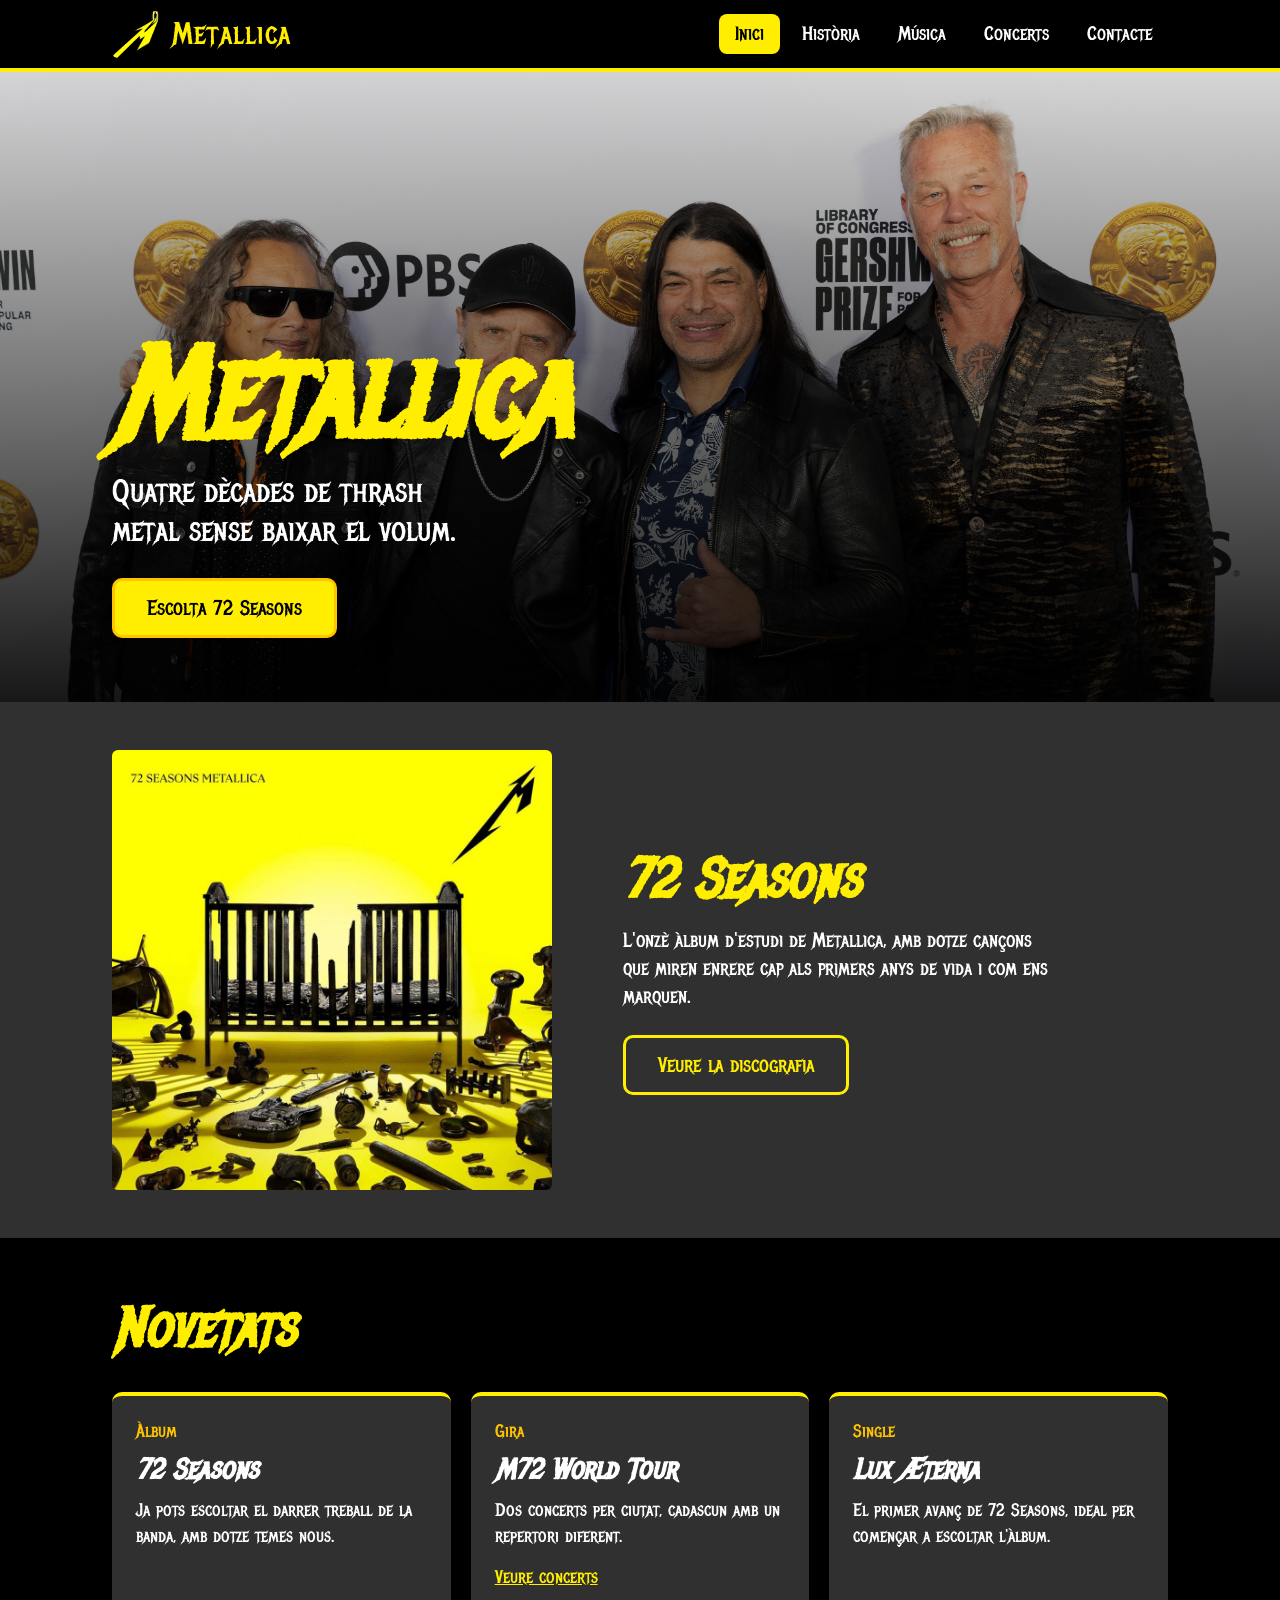
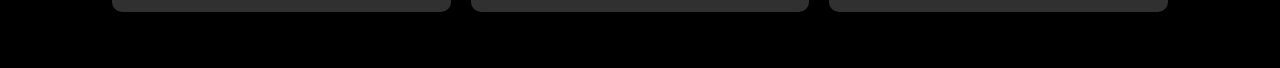
<file: index.html>
<!-- index -->
<!DOCTYPE html>
<!-- lang="ca" indica que la pàgina està en català -->
<html lang="ca">
    <head>
        <meta charset="UTF-8">
        <!-- Imprescindible perquè la pàgina s'adapti a la pantalla del mòbil -->
        <meta name="viewport" content="width=device-width, initial-scale=1">
        <!-- Text que apareix a la pestanya del navegador -->
        <title>Metallica-Index</title>
        <!-- Icona de la pestanya -->
        <link rel="icon" href="assets/imatges/logo-metallica-simple.jpg">
        <!-- Enllaç al full d'estils -->
        <link rel="stylesheet" href="estils.css">
    </head>
    <body>
        <!-- ===== HEADER: franja superior amb logotip i menú ===== -->
        <header class="capcalera">
            <!-- .contenidor centra i limita l'amplada; .capcalera__barra col·loca els elements en fila -->
            <div class="contenidor capcalera__barra">

                <!-- Logotip + nom del grup. Fer clic porta a l'inici -->
                <a class="marca" href="index.html">
                    <img src="assets/imatges/logo-metallica-simple.jpg" alt="Logotip de Metallica">
                    <span>Metallica</span>
                </a>

                <!-- Checkbox ocult: guarda si el menú mòbil està obert o tancat (sense JavaScript).
                     L'id ha de coincidir amb el "for" del label. -->
                <input type="checkbox" id="menu-toggle" class="menu-toggle">

                <!-- Botó hamburguesa: en clicar-lo marca/desmarca el checkbox de dalt.
                     Les 3 <span> són les 3 ratlles. Només es veu en mòbil. -->
                <label for="menu-toggle" class="menu-boto" aria-label="Obrir o tancar el menú">
                    <span></span>
                    <span></span>
                    <span></span>
                </label>

                <!-- Menú de navegació amb els enllaços a les 5 pàgines.
                     IMPORTANT: ha d'anar DESPRÉS del checkbox perquè el CSS (~) funcioni. -->
                <nav class="menu" aria-label="Navegació principal">
                    <ul>
                        <!-- class="activa" + aria-current="page" marquen la pàgina on som.
                             En cada HTML s'ha de posar NOMÉS al seu propi enllaç. -->
                        <li><a class="activa" href="index.html" aria-current="page">Inici</a></li>
                        <li><a href="historia.html">Història</a></li>
                        <li><a href="musica.html">Música</a></li>
                        <li><a href="concerts.html">Concerts</a></li>
                        <li><a href="contacte.html">Contacte</a></li>
                    </ul>
                </nav>
            </div>
        </header>

        <!-- Contingut principal de la pàgina (pendent de fer) -->
        <main>
            
            <!-- ===== HERO: fotografia del grup + eslògan + botó destacat =====
                 La fotografia és una <img> que ocupa tot el fons de la secció.
                    El text i el botó van dins d'un <div> amb fons semitransparent. -->
            <section class="hero">
                <img class="hero__imatge"
                     src="assets/imatges/metallica-hero.jpg"
                     alt="Els quatre membres de Metallica a l'escenari">

                <!-- Text del hero, damunt de la fotografia -->
                <div class="contenidor hero__contingut">
                    <!-- Només hi ha un <h1> per pàgina -->
                    <h1>Metallica</h1>
                    <p class="hero__eslogan">Quatre dècades de thrash metal sense baixar el volum.</p>
                    <!-- És un enllaç (<a>) i no un <button> perquè porta a una altra pàgina -->
                    <a class="boto boto--principal" href="musica.html">Escolta 72 Seasons</a>
                </div>
            </section>

            <!-- ===== PROMO: darrer àlbum =====
                 La caràtula és la imatge logo-metallica-detallat.jpg -->
            <section class="promo">
                <div class="contenidor promo__graella">

                    <!-- Caràtula de l'àlbum -->
                    <img class="promo__caratula"
                         src="assets/imatges/logo-metallica-detallat.jpg"
                         alt="Caràtula de 72 Seasons: un bressol cremat enmig d'objectes d'infantesa sobre fons groc">

                    <!-- Informació de l'àlbum -->
                    <div class="promo__text">
                        <h2>72 Seasons</h2>
                        <p>
                            L'onzè àlbum d'estudi de Metallica, amb dotze cançons que miren
                            enrere cap als primers anys de vida i com ens marquen.
                        </p>
                        <a class="boto boto--secundari" href="musica.html">Veure la discografia</a>
                    </div>
                </div>
            </section>

            <!-- ===== NOVETATS: tres targetes amb les notícies principals =====
                 Els textos són d'exemple: es poden canviar per les novetats que es vulguin mostrar -->
            <section class="novetats">
                <div class="contenidor">
                    <h2>Novetats</h2>

                    <!-- Graella: 1 columna en mòbil, 3 en escriptori -->
                    <div class="novetats__graella">

                        <!-- Cada novetat és un <article> independent -->
                        <article class="targeta">
                            <span class="targeta__categoria">Àlbum</span>
                            <h3>72 Seasons</h3>
                            <p>Ja pots escoltar el darrer treball de la banda, amb dotze temes nous.</p>
                        </article>

                        <article class="targeta">
                            <span class="targeta__categoria">Gira</span>
                            <h3>M72 World Tour</h3>
                            <p>Dos concerts per ciutat, cadascun amb un repertori diferent.</p>
                            <!-- Enllaç cap a la pàgina de concerts -->
                            <a class="targeta__enllac" href="concerts.html">Veure concerts</a>
                        </article>

                        <article class="targeta">
                            <span class="targeta__categoria">Single</span>
                            <h3>Lux Æterna</h3>
                            <p>El primer avanç de 72 Seasons, ideal per començar a escoltar l'àlbum.</p>
                        </article>

                    </div>
                </div>
            </section>

        </main>
            
        <!-- Peu de pàgina (pendent de fer) -->
        <footer>
        </footer>
    </body>
</html>
</file>
<file: estils.css>
/* css */

/* ==========================================================
   PALETA DE COLORS
   Aquí es defineixen els colors una sola vegada. Després es
   fan servir a tot el CSS amb var(--nom). Si vols canviar un
   color de tota la web, només cal canviar-lo aquí.
   ========================================================== */
:root {
    --groc:#ffee00;
    --negre:#000000;
    --gris-fosc: #303030;
    --gris-clar: #5c5c5c;
    --blanc:#ffffffff;
    --groc-taronja:#ffc400;
    --taronja:#ff7b00;
    --groc-clar: #fff78b;
    --taronja-vermell: #ff1100;
}

/* ==========================================================
   FONTS
   Carrega la tipografia Metal Mania des de la carpeta assets.
   La ruta és RELATIVA (sense "/" al principi) perquè funcioni
   també obrint els HTML directament des de l'ordinador.
   ========================================================== */
@font-face {
    font-family: "metal-mania";
    src: url("assets/fonts/Metal_Mania/MetalMania-Regular.ttf");
    font-display: swap; /* Mostra un text provisional mentre carrega la font */
}

/* ==========================================================
   ESTILS GENERALS
   ========================================================== */

/* "*" afecta a TOTS els elements de la pàgina */
* {
    font-family: "metal-mania", sans-serif; /* Font per a tota la web (sans-serif si falla) */
    box-sizing: border-box; /* El padding i el border no fan créixer la mida d'un element */
    padding: 0; /* Esborra els espais interiors per defecte del navegador */
    margin: 0;  /* Esborra els espais exteriors per defecte del navegador */
}

/* Títols: cursiva i negreta */
h1, h2, h3 {
    font-family: "metal-mania", sans-serif;
    font-style: italic;
    font-weight: bold;
}

/* Enllaços: treu el subratllat que porten per defecte */
a {
    text-decoration: none;
    font-style: inherit; /* Hereta la cursiva (o no) de l'element pare */
}

/* Botons: forma general. Les classes .dark i .light són dues variants de color */
button {
    display: inline-block;
    border-radius: 10px;   /* Cantonades arrodonides */
    font-size: 15px;
    font-weight: 500;
    padding: 10px 20px;    /* Espai interior: 10px dalt/baix, 20px esquerra/dreta */

    /* Variant fosca (fons negre) */
    .dark {
        background-color: var(--negre);
        font-style: var(--blanc);
        border-color: var(--gris-fosc);
    }

    /* Variant fosca quan passes el ratolí per sobre */
    .dark:hover {
        background-color: var(--gris-fosc);
        font-style: var(--groc-clar);
        border-color: var(--gris-clar);
    }

    /* Variant clara (fons groc) */
    .light {
        background-color: var(--groc);
        font-style: var(--negre);
        border-color: var(--groc-taronja);
    }

    /* Variant clara quan passes el ratolí per sobre */
    .light:hover {
        background-color: var(--groc-taronja);
        font-style: var(--gris-fosc);
        border-color: var(--taronja);
    }
}

/* Seccions: espai a dalt i a baix de cada <section> */
section {
    padding: 32px 0;
}

/* Contenidor: caixa centrada que limita l'amplada del contingut */
.contenidor {
    width: 100%;          /* Ocupa tot l'ample disponible... */
    max-width: 1120px;    /* ...però mai més de 1120px */
    margin: 0 auto;       /* "auto" als costats = centrat horitzontalment */
    padding: 0 32px;      /* 32px de marge interior als costats */
}

/* ==========================================================
   HEADER I MENÚ DE NAVEGACIÓ
   ========================================================== */

/* --- Capçalera (tota la franja negra de dalt) --- */
.capcalera {
    position: sticky;   /* Es queda fixa a dalt mentre fas scroll */
    top: 0;             /* Es queda enganxada a la part superior de la pantalla */
    z-index: 100;       /* Es dibuixa per sobre de la resta de contingut */
    background-color: var(--negre);
    border-bottom: 4px solid var(--groc); /* Línia groga sota el header */
}

/* Fila interior del header: logotip a l'esquerra, menú a la dreta */
.capcalera__barra {
    position: relative;      /* Necessari perquè el checkbox ocult se situï dins d'aquesta caixa */
    display: flex;           /* Posa els fills un al costat de l'altre */
    flex-wrap: wrap;         /* Si no caben, baixen a la línia següent (així el menú mòbil queda a sota) */
    align-items: center;     /* Centra els fills verticalment */
    justify-content: space-between; /* Separa al màxim: logo a l'esquerra, menú/botó a la dreta */
    padding-block: 10px;     /* Espai a dalt i a baix */
}

/* --- Marca: logotip + nom del grup --- */
.marca {
    display: flex;           /* Imatge i text en una mateixa fila */
    align-items: center;     /* Alineats al centre vertical */
    gap: 12px;               /* Separació entre el logotip i el nom */
    color: var(--groc);      /* Color del nom "Metallica" */
    font-size: 1.9rem;
    letter-spacing: 0.04em;  /* Una mica d'espai entre lletres */
}

/* Mida del logotip */
.marca img {
    display: block;          /* Evita un petit espai buit sota la imatge */
    width: 48px;
    height: 48px;
    object-fit: cover;       /* La imatge omple el quadrat sense deformar-se */
    border-radius: 6px;
}

/* El nom canvia de color en passar el ratolí o en navegar amb teclat */
.marca:hover,
.marca:focus-visible {
    color: var(--groc-clar);
}

/* --- Checkbox (la "clau" que obre i tanca el menú en mòbil) ---
   Està amagat visualment, però continua existint perquè CSS
   pugui saber si està marcat (:checked). No es fa servir
   display:none perquè així el teclat encara el pot activar. */
.menu-toggle {
    position: absolute;
    width: 1px;
    height: 1px;
    opacity: 0;
}

/* --- Botó hamburguesa (és el <label> lligat al checkbox) ---
   En clicar el label, el checkbox es marca/desmarca. */
.menu-boto {
    display: flex;
    flex-direction: column;  /* Les 3 ratlles s'apilen en vertical */
    align-items: center;
    justify-content: center;
    gap: 6px;                /* Separació entre ratlles */
    width: 48px;
    height: 48px;
    border: 2px solid var(--groc);
    border-radius: 10px;
    cursor: pointer;         /* Cursor de "mà" en passar-hi per sobre */
}

/* Cadascuna de les 3 ratlles del botó */
.menu-boto span {
    display: block;
    width: 24px;
    height: 3px;
    background-color: var(--groc);
    transition: transform 0.3s ease, opacity 0.3s ease; /* Anima el canvi a "X" */
}

/* Contorn blanc quan el botó té el focus del teclat (accessibilitat).
   El "+" selecciona el label que va just després del checkbox. */
.menu-toggle:focus-visible + .menu-boto {
    outline: 3px solid var(--blanc);
    outline-offset: 3px;
}

/* Quan el menú és obert (checkbox :checked), les 3 ratlles es transformen en una X */
.menu-toggle:checked + .menu-boto span:nth-child(1) {
    transform: translateY(9px) rotate(45deg);   /* Ratlla de dalt: baixa i gira */
}
.menu-toggle:checked + .menu-boto span:nth-child(2) {
    opacity: 0;                                  /* Ratlla del mig: desapareix */
}
.menu-toggle:checked + .menu-boto span:nth-child(3) {
    transform: translateY(-9px) rotate(-45deg); /* Ratlla de baix: puja i gira */
}

/* --- Menú en MÒBIL (per defecte està tancat) ---
   Truc d'animació: grid-template-rows passa de 0fr (alçada 0)
   a 1fr (alçada completa). Així es pot animar l'obertura
   sense saber l'alçada exacta del menú. */
.menu {
    flex-basis: 100%;          /* Ocupa tota l'amplada i queda sota el logo i el botó */
    display: grid;
    grid-template-rows: 0fr;   /* Alçada 0 = tancat */
    opacity: 0;                /* Invisible */
    visibility: hidden;        /* Els enllaços no es poden clicar ni tabular quan està tancat */
    /* El 0.35s del final de visibility espera que acabi l'animació abans d'amagar-lo */
    transition: grid-template-rows 0.35s ease,
                opacity 0.35s ease,
                visibility 0s linear 0.35s;
}

/* Quan el checkbox està marcat, el menú germà ("~") s'obre */
.menu-toggle:checked ~ .menu {
    grid-template-rows: 1fr;   /* Alçada completa = obert */
    opacity: 1;
    visibility: visible;
    /* Aquí visibility canvia a l'instant perquè es vegi mentre s'obre */
    transition: grid-template-rows 0.35s ease,
                opacity 0.35s ease,
                visibility 0s;
}

/* La llista dels enllaços. Cal min-height:0 i overflow:hidden perquè
   el truc de grid-template-rows pugui reduir-la fins a 0. */
.menu ul {
    min-height: 0;
    overflow: hidden;
    list-style: none;          /* Treu els punts de la llista */
}

/* Cada enllaç del menú (en mòbil ocupa tota la fila) */
.menu a {
    display: block;            /* Tota la fila és clicable, no només el text */
    padding: 14px 8px;         /* Mida còmoda per tocar amb el dit */
    color: var(--blanc);
    font-size: 1.3rem;
    border-top: 1px solid var(--gris-fosc); /* Línia separadora entre enllaços */
    transition: background-color 0.2s ease, color 0.2s ease; /* Canvi suau en passar el ratolí */
}

/* Enllaç en passar el ratolí o amb el focus del teclat */
.menu a:hover,
.menu a:focus-visible {
    color: var(--groc-clar);
    background-color: var(--gris-fosc);
}

/* --- Pàgina activa ---
   La classe "activa" només la té l'enllaç de la pàgina on ets.
   Es destaca amb fons groc i text negre. */
.menu a.activa {
    background-color: var(--groc);
    color: var(--negre);
}

/* La pàgina activa també reacciona en passar el ratolí (taronja suau) */
.menu a.activa:hover,
.menu a.activa:focus-visible {
    background-color: var(--groc-taronja);
    color: var(--negre);
}

/* --- Menú en ESCRIPTORI ---
   A partir de 768px d'ample de pantalla, s'amaga el botó
   hamburguesa i el menú es mostra sempre en horitzontal. */
@media (min-width: 768px) {
    /* Ja no cal el botó hamburguesa */
    .menu-boto {
        display: none;
    }

    /* El menú sempre visible, estigui el checkbox marcat o no */
    .menu,
    .menu-toggle:checked ~ .menu {
        flex-basis: auto;          /* Ja no ocupa tota la fila: queda a la dreta */
        grid-template-rows: 1fr;
        opacity: 1;
        visibility: visible;
        transition: none;          /* Sense animació d'obertura */
    }

    /* Els enllaços es posen un al costat de l'altre */
    .menu ul {
        display: flex;
        gap: 6px;
        overflow: visible;
    }

    /* Enllaços en format "botó" horitzontal */
    .menu a {
        padding: 8px 16px;
        font-size: 1.2rem;
        border-top: 0;            /* Fora la línia separadora */
        border-radius: 8px;
    }
}

/* Si l'usuari ha demanat menys moviment al sistema, es desactiven les animacions */
@media (prefers-reduced-motion: reduce) {
    .menu,
    .menu-toggle:checked ~ .menu,
    .menu-boto span,
    .menu a {
        transition: none;
    }
}

/* ==========================================================
   COS DE LA PÀGINA
   Fons negre i text blanc per a totes les pàgines.
   ========================================================== */
body {
    background-color: var(--negre);
    color: var(--blanc);
}

/* ==========================================================
   BOTONS EN FORMA D'ENLLAÇ (.boto)
   S'apliquen a <a class="boto ..."> . Hi ha dues variants:
   .boto--principal (groc ple) i .boto--secundari (només vora).
   ========================================================== */
.boto {
    display: inline-block;
    padding: 14px 32px;
    font-size: 1.3rem;
    border: 3px solid transparent;
    border-radius: 10px;
    transition: background-color 0.2s ease, color 0.2s ease, border-color 0.2s ease;
}

/* Contorn blanc visible quan s'arriba al botó amb el teclat */
.boto:focus-visible {
    outline: 3px solid var(--blanc);
    outline-offset: 3px;
}

/* Variant principal: fons groc i text negre */
.boto--principal {
    background-color: var(--groc);
    color: var(--negre);
    border-color: var(--groc-taronja);
}

.boto--principal:hover {
    background-color: var(--groc-taronja);
    border-color: var(--taronja);
}

/* Variant secundària: fons transparent, vora i text grocs */
.boto--secundari {
    background-color: transparent;
    color: var(--groc);
    border-color: var(--groc);
}

.boto--secundari:hover {
    background-color: var(--groc);
    color: var(--negre);
}

/* ==========================================================
   HERO (portada de la pàgina principal)
   ========================================================== */
.hero {
    position: relative;          /* Permet col·locar la foto i la capa fosca a dins */
    display: flex;
    align-items: flex-end;       /* El text queda a la part baixa del hero */
    min-height: 70vh;            /* Ocupa un 70% de l'alçada de la pantalla */
    padding: 0;                  /* Anul·la el padding que la regla "section" dóna per defecte */
    overflow: hidden;
    background-color: var(--gris-fosc); /* Color de reserva mentre no hi hagi foto */
}

/* Fotografia: ocupa tot el hero sense deformar-se */
.hero__imatge {
    position: absolute;
    inset: 0;                    /* Equival a top, right, bottom i left a 0 */
    width: 100%;
    height: 100%;
    object-fit: cover;
    object-position: center top; /* Si es retalla, es manté la part de dalt (les cares) */
}

/* Capa fosca sobre la foto perquè el text es llegeixi bé */
.hero::after {
    content: "";
    position: absolute;
    inset: 0;
    background: linear-gradient(to top, rgba(0, 0, 0, 0.9), rgba(0, 0, 0, 0.15));
}

/* El text va per sobre de la capa fosca (z-index més alt) */
.hero__contingut {
    position: relative;
    z-index: 1;
    padding-block: 64px;
}

/* Títol principal: gran i groc. clamp(mínim, ideal, màxim) l'adapta a cada pantalla */
.hero h1 {
    color: var(--groc);
    font-size: clamp(3.5rem, 12vw, 8rem);
    line-height: 1;
}

/* Eslògan */
.hero__eslogan {
    max-width: 24ch;             /* Limita l'amplada a uns 24 caràcters per línia */
    margin: 12px 0 28px;
    font-size: clamp(1.4rem, 3.5vw, 2rem);
    line-height: 1.2;
}

/* ==========================================================
   PROMO (darrer àlbum)
   ========================================================== */
.promo {
    background-color: var(--gris-fosc);
    padding: 48px 0;
}

/* Graella: en mòbil, caràtula a dalt i text a sota */
.promo__graella {
    display: grid;
    gap: 32px;
    align-items: center;
}

.promo__caratula {
    display: block;
    width: 100%;
    max-width: 440px;
    border-radius: 6px;
}

.promo h2 {
    margin-bottom: 12px;
    color: var(--groc);
    font-size: clamp(2.2rem, 6vw, 3.5rem);
}

.promo p {
    max-width: 44ch;             /* Línies curtes = text més fàcil de llegir */
    margin-bottom: 24px;
    font-size: 1.25rem;
    line-height: 1.4;
}

/* Escriptori: caràtula a l'esquerra i text a la dreta */
@media (min-width: 768px) {
    .promo__graella {
        grid-template-columns: 1fr 1.2fr;
        gap: 56px;
    }
}

/* ==========================================================
   NOVETATS (targetes)
   ========================================================== */
.novetats {
    padding: 56px 0;
}

.novetats h2 {
    margin-bottom: 28px;
    color: var(--groc);
    font-size: clamp(2.2rem, 6vw, 3.5rem);
}

/* Graella: 1 columna en mòbil */
.novetats__graella {
    display: grid;
    gap: 20px;
}

/* Escriptori: 3 columnes iguals */
@media (min-width: 768px) {
    .novetats__graella {
        grid-template-columns: repeat(3, 1fr);
    }
}

/* Cada targeta */
.targeta {
    padding: 24px;
    background-color: var(--gris-fosc);
    border-top: 4px solid var(--groc);   /* Franja groga a la part superior */
    border-radius: 10px;
}

/* Etiqueta petita (Àlbum, Gira, Single) */
.targeta__categoria {
    display: inline-block;
    margin-bottom: 10px;
    color: var(--groc-taronja);
    font-size: 1.1rem;
}

.targeta h3 {
    margin-bottom: 10px;
    font-size: 1.8rem;
}

.targeta p {
    margin-bottom: 16px;
    font-size: 1.15rem;
    line-height: 1.4;
}

/* Enllaç dins de la targeta */
.targeta__enllac {
    color: var(--groc);
    font-size: 1.15rem;
    text-decoration: underline;
}

.targeta__enllac:hover,
.targeta__enllac:focus-visible {
    color: var(--groc-clar);
}
</file>
